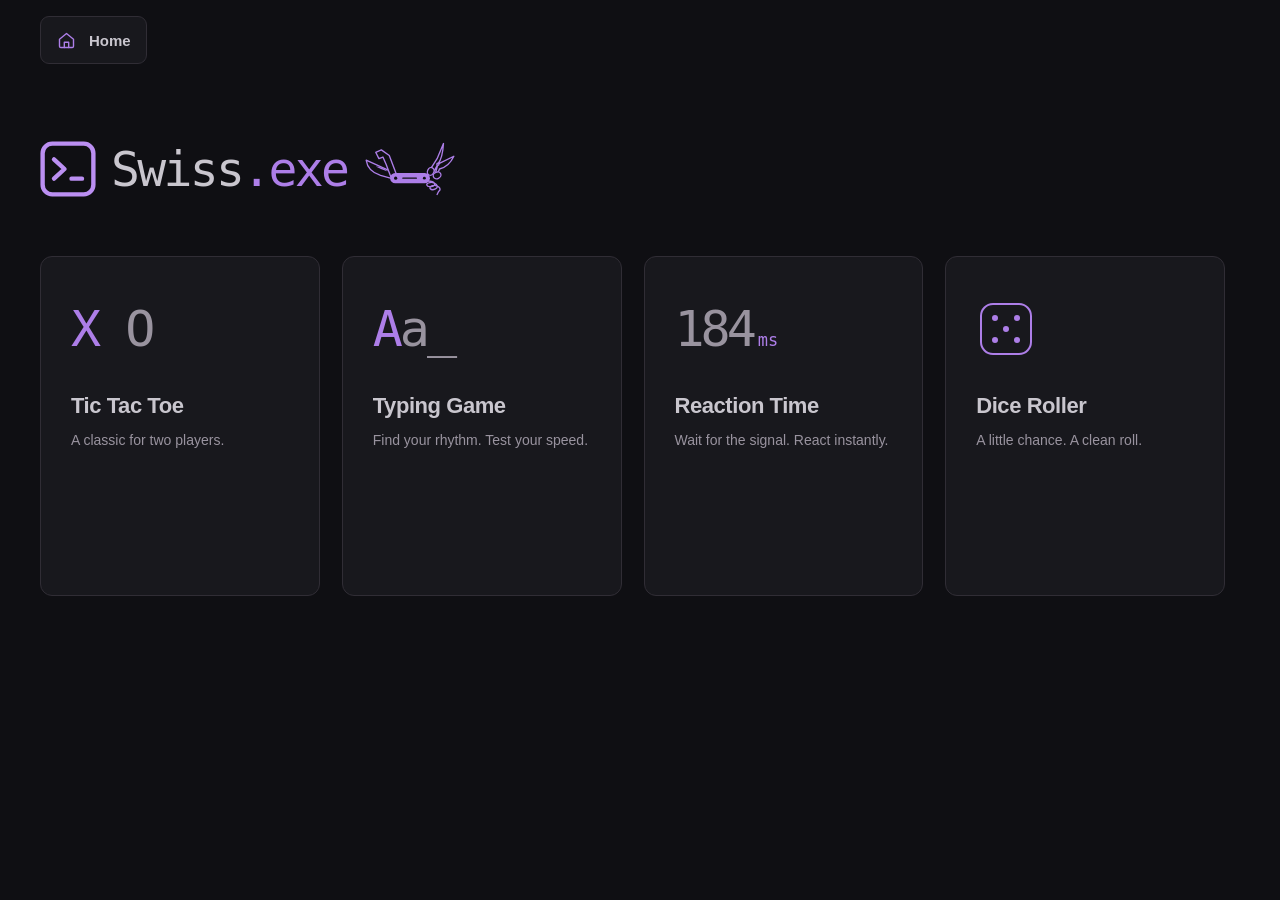
<file: index.html>
<!DOCTYPE html>
<html lang="en">
<head>
  <meta charset="UTF-8">
  <meta name="viewport" content="width=device-width, initial-scale=1.0">
  <title>Swiss.exe</title>
  <link rel="icon" href="assets/swiss-mark.svg?v=3" type="image/svg+xml">
  <link rel="stylesheet" href="dashboard.css?v=20261001-5">
  <link rel="stylesheet" href="theme.css?v=20261001-2">
  <script src="shell.js?v=20261001-3" defer></script>
</head>
<body class="dashboard-page">
  <nav class="site-nav shell-nav" aria-label="Main navigation">
    <button class="hub-link" id="shell-home" type="button" aria-current="page">
      <svg class="home-icon" viewBox="0 0 24 24" aria-hidden="true">
        <path d="M4 10.5 12 4l8 6.5v8a1.5 1.5 0 0 1-1.5 1.5h-13A1.5 1.5 0 0 1 4 18.5v-8Z"></path>
        <path d="M9.5 20v-6h5v6"></path>
      </svg>
      Home
    </button>
  </nav>
  <div class="app-view is-active" id="dashboard-view">
    <main class="dashboard">
      <header class="brand-lockup">
        <img class="brand-mark" src="assets/swiss-mark.svg" alt="">
        <h1>Swiss<span>.exe</span></h1>
        <svg class="brand-knife" viewBox="0 0 128 82" aria-hidden="true">
          <g class="knife-blade knife-fold">
            <path d="M47 47 9 30Q11 44 27 49L45 54Z"/>
            <path class="knife-engraving" d="M21 38Q29 38 36 44Q28 42 21 38Z"/>
          </g>
          <g class="knife-opener knife-fold">
            <path d="m47 48-9-24-10-7-7 3 4 8 5-2 4 9 6 16Z"/>
          </g>
          <g class="knife-corkscrew knife-fold">
            <path d="m80 50 7 6c8 0 11 6 4 7s-8-4-2-5 13 5 7 8-10-2-4-4 13 4 8 7l-2 4"/>
          </g>
          <g class="knife-scissors knife-fold">
            <path d="m82 52 8-9m1-4 7-11 8-19q-1 18-7 26l-5 9m2 2 3-11 20-10q-6 13-18 16l-2 5"/>
            <ellipse cx="90" cy="44" rx="4" ry="5" transform="rotate(25 90 44)"/>
            <ellipse cx="98" cy="49" rx="5" ry="4" transform="rotate(-25 98 49)"/>
            <circle cx="99" cy="35" r="1.3"/>
          </g>
          <rect class="knife-handle" x="39" y="46" width="50" height="13" rx="6.5"/>
          <circle class="knife-pivot" cx="46" cy="52.5" r="2"/>
          <path class="knife-detail" d="M55 52.5h17"/>
          <circle class="knife-pivot" cx="82" cy="52.5" r="1.8"/>
        </svg>
      </header>
      <section aria-label="Projects">
        <div class="project-grid">
          <button class="project-card" type="button" data-project="tic-tac-toe">
            <div class="project-symbol" aria-hidden="true">X <span>O</span></div>
            <h3>Tic Tac Toe</h3>
            <p>A classic for two players.</p>
          </button>
          <button class="project-card" type="button" data-project="typing">
            <span class="project-symbol typing-symbol" aria-hidden="true"><span class="accent-letter">A</span>a<span>_</span></span>
            <span class="project-title">Typing Game</span>
            <span class="project-description">Find your rhythm. Test your speed.</span>
          </button>
          <button class="project-card" type="button" data-project="reaction">
            <span class="project-symbol reaction-symbol" aria-hidden="true"><span>184</span><small>ms</small></span>
            <span class="project-title">Reaction Time</span>
            <span class="project-description">Wait for the signal. React instantly.</span>
          </button>
          <button class="project-card" type="button" data-project="dice">
            <svg class="project-symbol dice-symbol" viewBox="0 0 60 60" aria-hidden="true"><rect x="5" y="5" width="50" height="50" rx="12"/><circle cx="19" cy="19" r="3"/><circle cx="41" cy="19" r="3"/><circle cx="30" cy="30" r="3"/><circle cx="19" cy="41" r="3"/><circle cx="41" cy="41" r="3"/></svg>
            <span class="project-title">Dice Roller</span>
            <span class="project-description">A little chance. A clean roll.</span>
          </button>
        </div>
      </section>
    </main>
  </div>
  <section class="project-frame-view app-view" id="project-view" aria-label="Current project" hidden>
    <iframe class="project-frame" id="project-frame" title="Project"></iframe>
  </section>
</body>
</html>
</file>
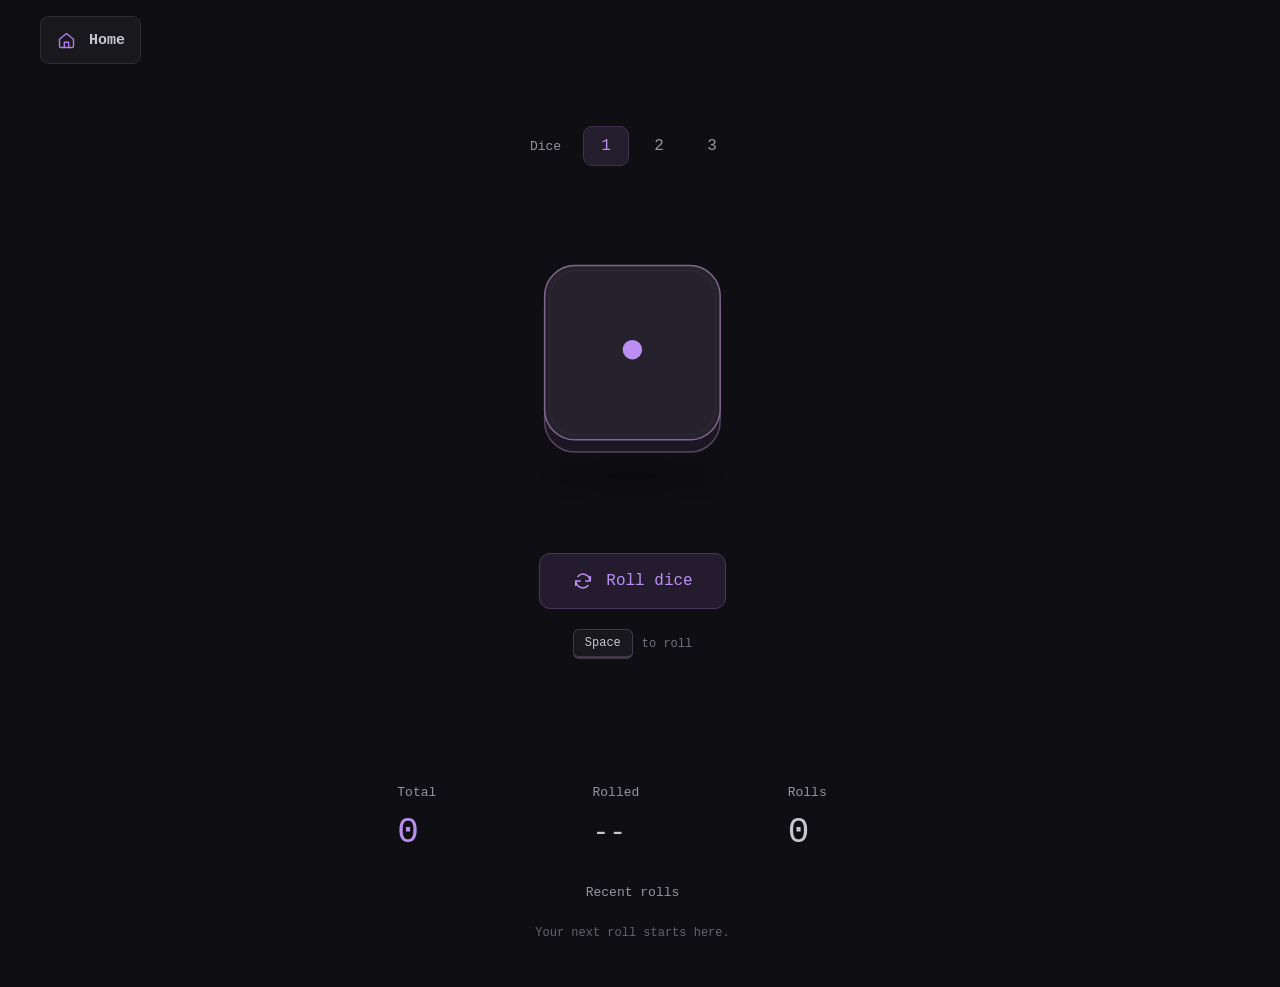
<file: projects/dice/index.html>
<!DOCTYPE html>
<html lang="en">
<head>
  <meta charset="UTF-8">
  <meta name="viewport" content="width=device-width, initial-scale=1.0">
  <title>Swiss.exe</title>
  <link rel="icon" href="../../assets/swiss-mark.svg?v=3" type="image/svg+xml">
  <link rel="stylesheet" href="../../dashboard.css?v=20261001-4">
  <link rel="stylesheet" href="../../theme.css?v=20261001-2">
  <link rel="stylesheet" href="dice.css?v=2">
  <script src="../../project-host.js" defer></script>
  <script src="dice.js?v=2" defer></script>
</head>
<body class="project-page dice-page">
  <nav class="site-nav" aria-label="Main navigation">
    <button class="hub-link" type="button" data-project-home>
      <svg class="home-icon" viewBox="0 0 24 24" aria-hidden="true"><path d="M4 10.5 12 4l8 6.5v8a1.5 1.5 0 0 1-1.5 1.5h-13A1.5 1.5 0 0 1 4 18.5v-8Z"/><path d="M9.5 20v-6h5v6"/></svg>Home
    </button>
  </nav>
  <main class="dice-main">
    <header class="dice-controls">
      <span class="dice-label">Dice</span>
      <div class="dice-count" role="group" aria-label="Number of dice">
        <button type="button" data-count="1" aria-pressed="true">1</button>
        <button type="button" data-count="2" aria-pressed="false">2</button>
        <button type="button" data-count="3" aria-pressed="false">3</button>
      </div>
    </header>
    <section class="dice-table" aria-label="Dice tray">
      <div class="dice-row" id="dice-row"></div>
    </section>
    <div class="roll-controls">
      <button class="roll-button" id="roll" type="button"><svg viewBox="0 0 24 24" aria-hidden="true"><path d="M20 7v5h-5M4 17v-5h5M19.5 11a7.5 7.5 0 0 0-13-4M4.5 13a7.5 7.5 0 0 0 13 4"/></svg><span>Roll dice</span></button>
      <span class="roll-hint"><kbd>Space</kbd> to roll</span>
    </div>
    <div class="dice-results">
    <section class="dice-stats" aria-label="Roll statistics" aria-live="polite">
      <div><span>Total</span><strong id="roll-total">0</strong></div>
      <div><span>Rolled</span><strong id="roll-values">--</strong></div>
      <div><span>Rolls</span><strong id="roll-count">0</strong></div>
    </section>
    <section class="dice-history" aria-label="Recent rolls">
      <span class="dice-label">Recent rolls</span>
      <ol id="roll-history"><li class="history-empty">Your next roll starts here.</li></ol>
    </section>
    </div>
  </main>
</body>
</html>
</file>
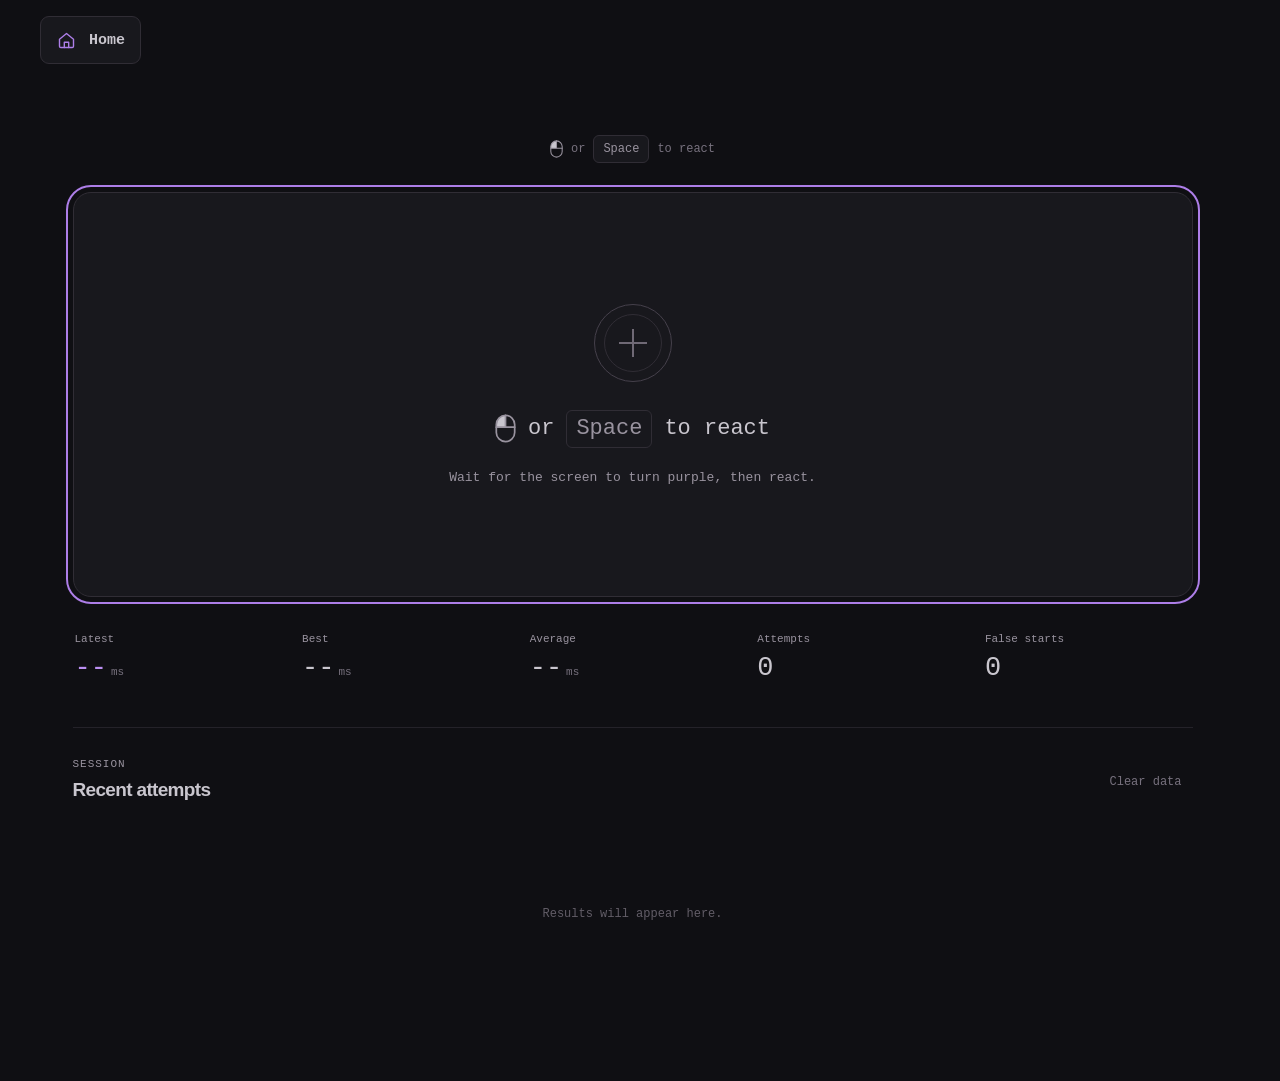
<file: projects/reaction/index.html>
<!DOCTYPE html>
<html lang="en">
<head>
  <meta charset="UTF-8">
  <meta name="viewport" content="width=device-width, initial-scale=1.0">
  <title>Swiss.exe</title>
  <link rel="icon" href="../../assets/swiss-mark.svg?v=3" type="image/svg+xml">
  <link rel="stylesheet" href="../../dashboard.css?v=20261001-4">
  <link rel="stylesheet" href="../../theme.css?v=20261001-2">
  <link rel="stylesheet" href="reaction.css?v=20261001-4">
  <script src="../../project-host.js?v=20261001-1" defer></script>
  <script src="reaction.js?v=20261001-5" defer></script>
</head>
<body class="project-page reaction-page">
  <nav class="site-nav" aria-label="Main navigation">
    <button class="hub-link" type="button" data-project-home>
      <svg class="home-icon" viewBox="0 0 24 24" aria-hidden="true">
        <path d="M4 10.5 12 4l8 6.5v8a1.5 1.5 0 0 1-1.5 1.5h-13A1.5 1.5 0 0 1 4 18.5v-8Z"></path>
        <path d="M9.5 20v-6h5v6"></path>
      </svg>
      Home
    </button>
  </nav>

  <main class="reaction-main">
    <section class="reaction-test" aria-label="Reaction test">
      <header class="reaction-heading">
        <span class="keyboard-hint" id="reaction-input-hint">
          <span class="mouse-hint" role="img" aria-label="Left click">
            <svg viewBox="0 0 16 22" aria-hidden="true"><path class="mouse-left-button" d="M8 1a7 7 0 0 0-7 7v2h7Z"></path><rect x="1" y="1" width="14" height="20" rx="7"></rect><path d="M8 1v9M1 10h14"></path></svg>
          </span>
          <span>or</span>
          <kbd>Space</kbd>
          <span>to react</span>
        </span>
      </header>

      <div class="reaction-stage" id="reaction-stage" role="button" tabindex="0" aria-describedby="reaction-instruction">
        <div class="signal-mark" aria-hidden="true"><span></span></div>
        <strong class="reaction-prompt" id="reaction-prompt"></strong>
        <p id="reaction-instruction">Wait for the screen to turn purple, then react.</p>
      </div>

      <section class="reaction-stats" aria-label="Reaction statistics">
        <div class="reaction-metric is-primary"><span>Latest</span><strong id="latest-result">--</strong><small>ms</small></div>
        <div class="reaction-metric"><span>Best</span><strong id="best-result">--</strong><small>ms</small></div>
        <div class="reaction-metric"><span>Average</span><strong id="average-result">--</strong><small>ms</small></div>
        <div class="reaction-metric"><span>Attempts</span><strong id="attempt-count">0</strong></div>
        <div class="reaction-metric"><span>False starts</span><strong id="false-start-count">0</strong></div>
      </section>

      <section class="history-panel" aria-labelledby="history-title">
        <div class="history-heading">
          <div><span class="section-label">Session</span><h2 id="history-title">Recent attempts</h2></div>
          <button class="clear-results" id="clear-results" type="button">Clear data</button>
        </div>
        <div class="reaction-history" id="reaction-history" aria-label="No recorded attempts yet">
          <p class="empty-history">Results will appear here.</p>
        </div>
      </section>
    </section>
  </main>
</body>
</html>
</file>
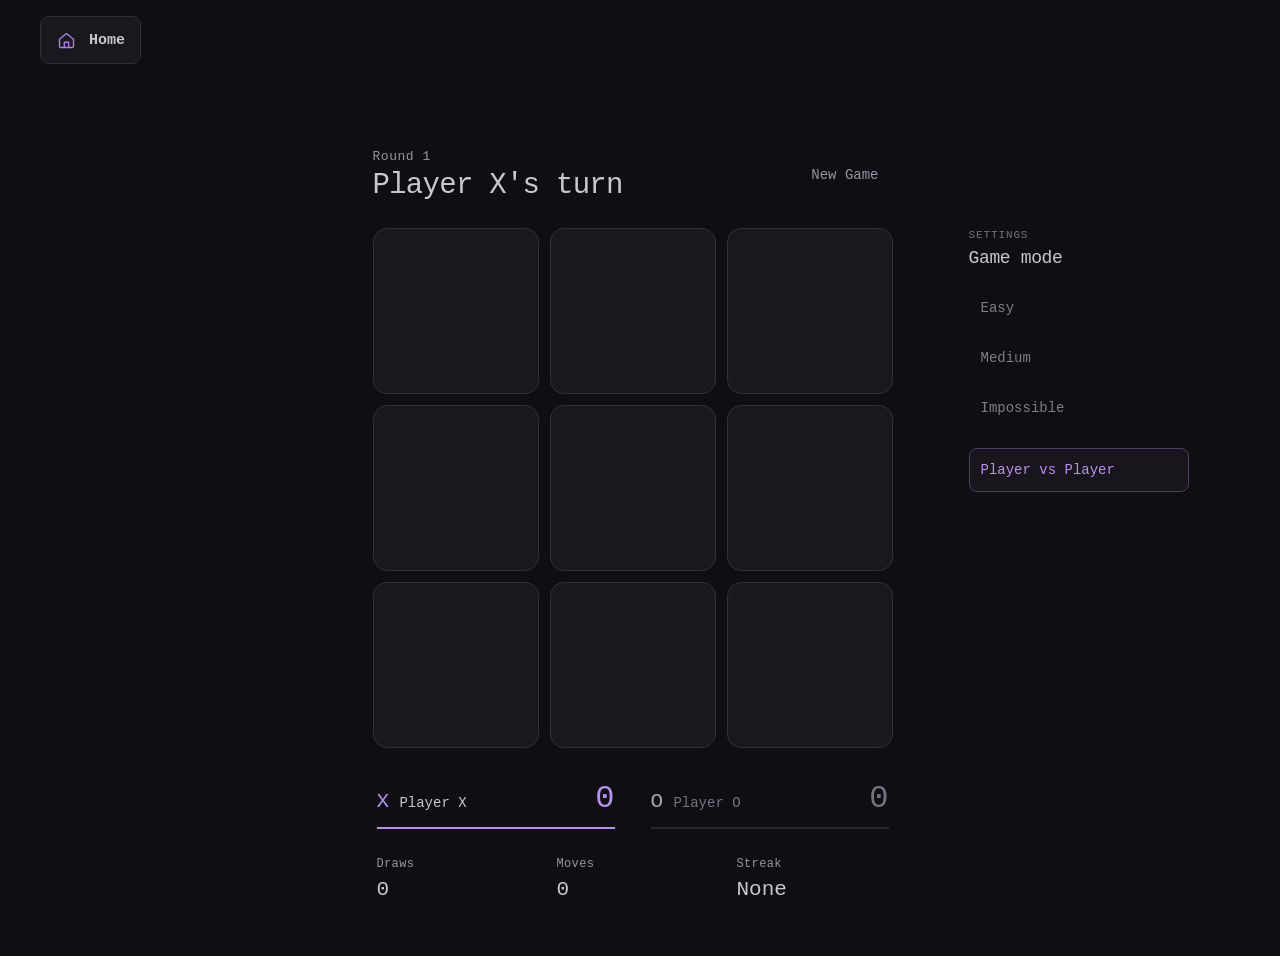
<file: projects/tic-tac-toe/index.html>
<!DOCTYPE html>
<html lang="en">
<head>
  <meta charset="UTF-8">
  <meta name="viewport" content="width=device-width, initial-scale=1.0">
  <title>Swiss.exe</title>
  <link rel="icon" href="../../assets/swiss-mark.svg?v=3" type="image/svg+xml">
  <link rel="stylesheet" href="styles.css?v=20260926-6">
  <link rel="stylesheet" href="../../dashboard.css?v=20261001-4">
  <link rel="stylesheet" href="../../theme.css?v=20261001-2">
  <script src="../../project-host.js?v=20260926-2" defer></script>
</head>
<body class="project-page ttt-page">
  <nav class="site-nav" aria-label="Main navigation">
    <button class="hub-link" type="button" data-project-home>
      <svg class="home-icon" viewBox="0 0 24 24" aria-hidden="true">
        <path d="M4 10.5 12 4l8 6.5v8a1.5 1.5 0 0 1-1.5 1.5h-13A1.5 1.5 0 0 1 4 18.5v-8Z"></path>
        <path d="M9.5 20v-6h5v6"></path>
      </svg>
      Home
    </button>
  </nav>
  <main class="shell">
    <div class="game-layout">
      <section class="game">
        <header class="game-toolbar">
          <div class="match-copy">
            <span class="round" id="round-label">Round 1</span>
            <p class="status" id="status">Player X's turn</p>
          </div>
          <button class="reset" id="reset" type="button">New Game</button>
        </header>

        <section class="board" id="board" aria-label="Tic Tac Toe board">
          <svg class="win-line" id="win-line" viewBox="0 0 100 100" aria-hidden="true" preserveAspectRatio="none">
            <line id="win-line-path" pathLength="100"></line>
          </svg>
        </section>

        <section class="scoreboard" aria-label="Player markers">
          <div class="score-card is-active" id="card-x">
            <span class="score-mark">X</span>
            <span class="score-label" id="label-x">Player X</span>
            <span class="score-value" id="score-x">0</span>
          </div>
          <div class="score-card" id="card-o">
            <span class="score-mark">O</span>
            <span class="score-label" id="label-o">Player O</span>
            <span class="score-value" id="score-o">0</span>
          </div>
        </section>

        <section class="insights" aria-label="Game insights">
          <div class="insight-card">
            <span class="insight-label">Draws</span>
            <span class="insight-value" id="score-draw">0</span>
          </div>
          <div class="insight-card">
            <span class="insight-label">Moves</span>
            <span class="insight-value" id="move-count">0</span>
          </div>
          <div class="insight-card">
            <span class="insight-label">Streak</span>
            <span class="insight-value" id="streak-label">None</span>
          </div>
        </section>
      </section>

      <aside class="settings" aria-labelledby="mode-title">
        <span class="settings-label">Settings</span>
        <h2 id="mode-title">Game mode</h2>
        <div class="mode-options" role="radiogroup" aria-label="Game mode">
          <button class="mode-option" type="button" role="radio" aria-checked="false" data-mode="easy">Easy</button>
          <button class="mode-option" type="button" role="radio" aria-checked="false" data-mode="medium">Medium</button>
          <button class="mode-option" type="button" role="radio" aria-checked="false" data-mode="impossible">Impossible</button>
          <button class="mode-option is-selected is-versus" type="button" role="radio" aria-checked="true" data-mode="pvp">Player vs Player</button>
        </div>
      </aside>
    </div>
  </main>
  <script src="script.js?v=20260926-4"></script>
</body>
</html>
</file>
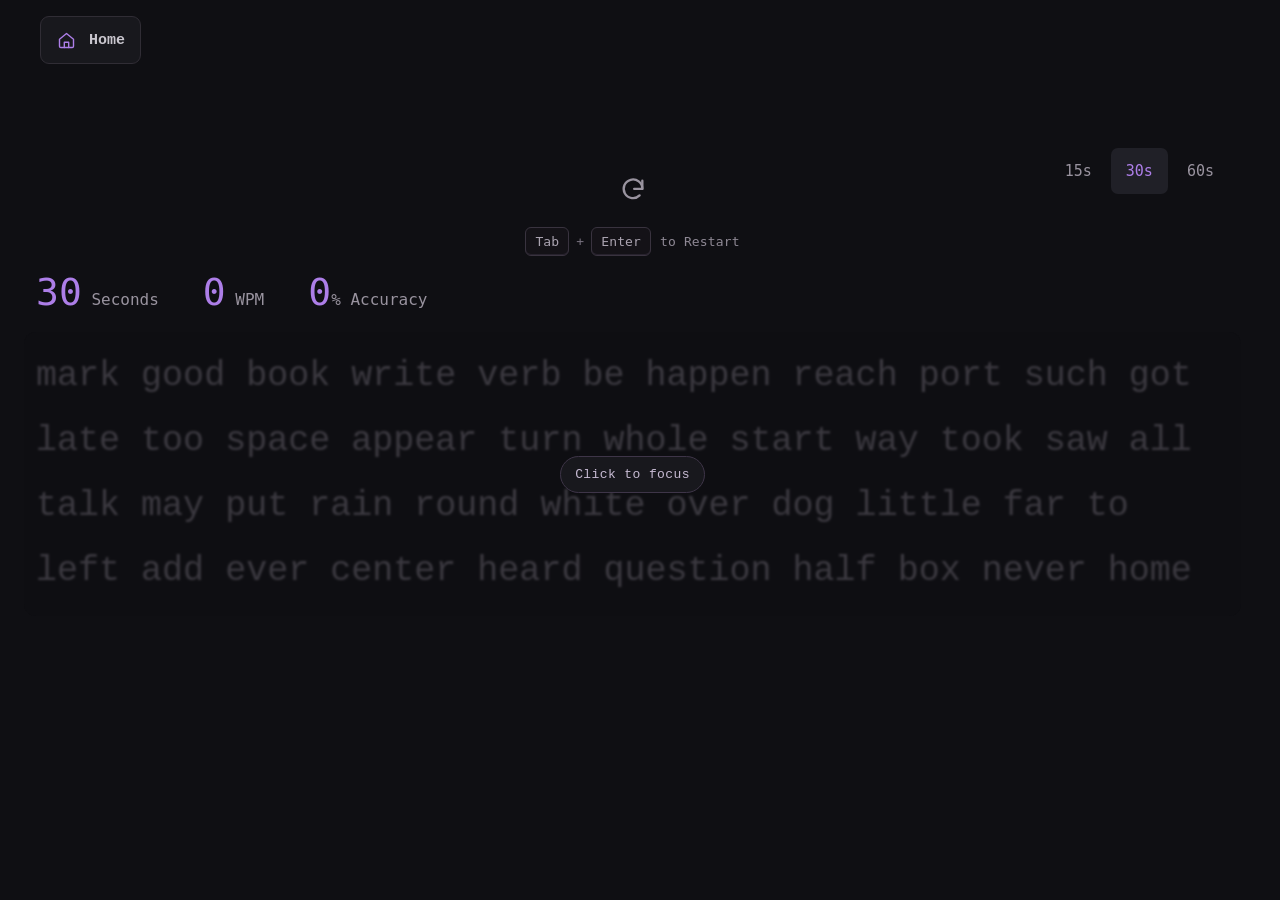
<file: projects/typing/index.html>
<!DOCTYPE html>
<html lang="en">
<head>
  <meta charset="UTF-8">
  <meta name="viewport" content="width=device-width, initial-scale=1.0">
  <title>Swiss.exe</title>
  <link rel="icon" href="../../assets/swiss-mark.svg?v=3" type="image/svg+xml">
  <link rel="stylesheet" href="../../dashboard.css?v=20261001-4">
  <link rel="stylesheet" href="../../theme.css?v=20261001-2">
  <link rel="stylesheet" href="typing.css?v=20260926-11">
  <script src="../../project-host.js?v=20260926-2" defer></script>
  <script src="typing.js?v=20260926-7" defer></script>
</head>
<body class="project-page">
  <nav class="site-nav" aria-label="Main navigation">
    <button class="hub-link" type="button" data-project-home>
      <svg class="home-icon" viewBox="0 0 24 24" aria-hidden="true">
        <path d="M4 10.5 12 4l8 6.5v8a1.5 1.5 0 0 1-1.5 1.5h-13A1.5 1.5 0 0 1 4 18.5v-8Z"></path>
        <path d="M9.5 20v-6h5v6"></path>
      </svg>
      Home
    </button>
  </nav>
  <main class="typing-main">
    <div class="typing-toolbar">
      <div class="durations" role="group" aria-label="Test duration">
        <button type="button" data-seconds="15" tabindex="-1" aria-pressed="false">15s</button>
        <button type="button" data-seconds="30" tabindex="-1" aria-pressed="true">30s</button>
        <button type="button" data-seconds="60" tabindex="-1" aria-pressed="false">60s</button>
      </div>
    </div>
    <div class="restart-guide">
      <button class="restart-icon" id="restart" type="button" aria-label="Restart typing test" aria-keyshortcuts="Tab Enter">
        <svg viewBox="0 0 24 24" aria-hidden="true"><path d="M20 11a8 8 0 1 0-2.35 5.65"></path><path d="M20 4v7h-7"></path></svg>
      </button>
      <div class="restart-hint" aria-hidden="true"><kbd>Tab</kbd><span>+</span><kbd>Enter</kbd><span>to Restart</span></div>
    </div>
    <div class="typing-stats" aria-label="Test statistics">
      <span><strong id="time">30</strong> Seconds</span>
      <span><strong id="wpm">0</strong> WPM</span>
      <span><strong id="accuracy">0</strong>% Accuracy</span>
    </div>
    <div class="typing-stage" id="typing-stage">
      <div class="word-window" id="word-window">
        <div id="words" aria-label="Text to type"></div>
        <span class="typing-caret" id="typing-caret" aria-hidden="true"></span>
      </div>
      <div class="focus-reminder" id="focus-reminder" aria-hidden="true"><span>Click to focus</span></div>
    </div>
    <input class="typing-capture" id="typing-input" type="text" tabindex="-1" autocomplete="off" autocorrect="off" autocapitalize="off" spellcheck="false" aria-label="Typing test input" aria-describedby="typing-status">
    <p class="sr-only" id="typing-status" role="status">Click the typing area to begin.</p>
    <section class="results" id="results" aria-label="Typing test results" hidden>
      <div class="result-score">
        <span>WPM</span><strong id="result-wpm">0</strong>
        <span>Accuracy</span><strong id="result-accuracy">0%</strong>
      </div>
      <div class="chart-panel">
        <svg id="result-chart" viewBox="0 0 900 260" role="img" aria-label="Typing speed over time"></svg>
        <div class="chart-legend"><span class="wpm-key">WPM</span><span class="raw-key">Raw</span><span class="error-key">Errors</span></div>
      </div>
      <div class="result-details">
        <span>Raw<strong id="result-raw">0</strong></span>
        <span>Characters<strong id="result-characters">0 / 0</strong></span>
        <span>Consistency<strong id="result-consistency">100%</strong></span>
        <span>Time<strong id="result-time">30s</strong></span>
      </div>
    </section>
  </main>
</body>
</html>
</file>
<file: dashboard.css>
:root {
  /* Fallback palette; theme.css supplies the active shared colors. */
  --hub-text: #eeeaf4;
  --hub-muted: #a49aaf;
  --hub-accent: #c4a7f2;
  --hub-line: #342c40;
  --hub-bg: #17131d;
}

.dashboard-page,
.project-page {
  color-scheme: dark;
  margin: 0;
  min-height: 100vh;
  color: var(--hub-text);
  font-family: "Segoe UI Variable Display", "Segoe UI", sans-serif;
  background: var(--hub-bg);
}

.dashboard-page * { box-sizing: border-box; }
.site-nav {
  min-height: 80px;
  padding: 16px 40px;
  display: flex;
  align-items: center;
  justify-content: space-between;
  gap: 20px;
  border-bottom: 0;
  font-size: 15px;
}
.hub-link { display: inline-flex; align-items: center; gap: 12px; min-height: 48px; padding: 0 15px; border: 1px solid var(--hub-line); border-radius: 9px; color: var(--hub-text); background: var(--hub-surface, #201a28); text-decoration: none; font: inherit; font-weight: 600; cursor: var(--ui-cursor, pointer); transition: color 160ms ease, background-color 160ms ease, border-color 160ms ease; }
.hub-link:hover { color: var(--hub-text); background: var(--hub-hover, #272030); border-color: var(--hub-accent); }
.hub-link > span { color: var(--hub-accent); }
.home-icon { width: 21px; height: 21px; fill: none; stroke: var(--hub-accent); stroke-width: 1.6; stroke-linecap: round; stroke-linejoin: round; }
.nav-location { color: var(--hub-muted); }
.dashboard-page .site-nav { border-bottom: 0; }
.dashboard { width: min(100% - 80px, 1360px); margin: 0 auto; padding: 48px 0 40px; }
.brand-lockup { display: flex; align-items: center; gap: 15px; margin: 8px 0 54px; }
.brand-mark { width: 56px; height: 56px; }
.brand-lockup h1 { margin: 0; font: 500 clamp(34px, 5vw, 48px)/1 Consolas, monospace; letter-spacing: -.055em; }
.brand-lockup h1 span { color: var(--hub-accent); }
.brand-knife { flex-shrink: 0; width: 102px; height: 66px; margin-left: -3px; overflow: visible; }
/* Each tool unfolds around its own hinge; duration controls the opening pace. */
.knife-fold { fill: var(--hub-bg); stroke: var(--hub-accent); stroke-width: 1.7; stroke-linecap: round; stroke-linejoin: round; animation: knife-unfold 1250ms cubic-bezier(.22,.7,.25,1) both; }
.knife-blade { transform-origin: 46px 52px; --closed-angle: 155deg; }
.knife-opener { transform-origin: 46px 52px; --closed-angle: 115deg; animation-duration: 1450ms; }
.knife-scissors { transform-origin: 82px 52px; --closed-angle: -140deg; animation-duration: 1500ms; }
.knife-corkscrew { fill: none; transform-origin: 82px 52px; --closed-angle: 145deg; animation-duration: 1650ms; }
.knife-engraving { fill: var(--hub-accent); stroke: none; }
@keyframes knife-unfold { from { transform: rotate(var(--closed-angle)); } to { transform: rotate(0deg); } }
.knife-handle { fill: var(--hub-accent); }
.knife-pivot { fill: var(--hub-bg); }
.knife-detail { stroke: var(--hub-bg); stroke-width: 1.5; stroke-linecap: round; }
.dashboard-header { margin-bottom: 48px; }
.hub-eyebrow { color: var(--hub-accent); font-size: 11px; letter-spacing: .14em; text-transform: uppercase; }
.dashboard-header h1 { margin: 16px 0 12px; font-size: clamp(30px, 5vw, 44px); line-height: 1.15; letter-spacing: -.04em; font-weight: 600; }
.dashboard-header h1 span { color: var(--hub-accent); }
.hub-description { color: var(--hub-muted); font-size: 15px; line-height: 1.6; }
.section-heading { display: flex; justify-content: space-between; align-items: center; gap: 16px; margin-bottom: 16px; }
.section-heading h2 { margin: 0; font-size: 14px; font-weight: 600; }
.section-heading > span { color: var(--hub-muted); font-size: 11px; }
/* Change the column count here when the dashboard needs a denser layout. */
.project-grid { display: grid; grid-template-columns: repeat(4, minmax(0, 1fr)); gap: 22px; }
.project-card {
  display: flex;
  flex-direction: column;
  min-width: 0;
  min-height: 340px;
  padding: 30px;
  border: 1px solid var(--hub-line);
  border-radius: 12px;
  background: #201a28;
  color: var(--hub-text);
  text-align: left;
  text-decoration: none;
  font: inherit;
}
.project-card { cursor: var(--ui-cursor, pointer); transition: border-color 140ms ease, background-color 140ms ease; }
.project-card:hover { border-color: #8d70b3; background: #272030; }
.project-card:focus-visible, .hub-link:focus-visible { outline: 2px solid var(--hub-accent); outline-offset: 4px; }
.project-meta { display: flex; flex-wrap: wrap; align-items: center; justify-content: space-between; gap: 8px; color: var(--hub-muted); font-size: 10px; }
.project-badge { color: var(--hub-muted); }
a .project-badge { color: var(--hub-accent); }
.project-symbol { display: block; margin: 12px 0 34px; font: 500 50px/1.2 Consolas, monospace; letter-spacing: -.06em; color: var(--hub-accent); }
.project-symbol span { color: #aa8ccc; }
.project-card h3, .project-title { display: block; margin: 0 0 10px; font-size: 22px; font-weight: 600; letter-spacing: -.02em; }
.project-card p, .project-description { display: block; margin: 0; color: var(--hub-muted); font-size: 14px; line-height: 1.6; }
.project-action { display: flex; justify-content: space-between; gap: 16px; margin-top: auto; padding-top: 12px; border-top: 1px solid var(--hub-line); font-size: 12px; }
.upcoming-project { opacity: 1; cursor: not-allowed; background: #1b1722; }
.typing-symbol { color: var(--hub-muted); }
.typing-symbol .accent-letter { color: var(--hub-accent); }
.reaction-symbol { display: flex; align-items: baseline; gap: 5px; letter-spacing: -.08em; }
.reaction-symbol small { color: var(--hub-accent); font-size: 17px; letter-spacing: 0; }
.dice-symbol { width: 60px; height: 60px; fill: var(--hub-accent); }
.dice-symbol rect { fill: none; stroke: var(--hub-accent); stroke-width: 2; }
.dashboard-footer { margin-top: 36px; color: var(--hub-muted); font-size: 11px; }

/* Keep 220ms aligned with VIEW_TRANSITION_MS in shell.js. */
.app-view { opacity: 1; transform: translateY(0); transition: opacity 220ms ease, transform 220ms ease; }
.app-view.is-entering { opacity: 0; transform: translateY(16px); }
.app-view.is-leaving { opacity: 0; transform: translateY(-16px); pointer-events: none; }
.app-view[hidden] { display: none; }
.shell-nav { position: fixed; inset: 0 0 auto; z-index: 30; pointer-events: none; }
.shell-nav .hub-link { pointer-events: auto; }
#dashboard-view { padding-top: 80px; }
.project-frame-view { position: fixed; inset: 0; z-index: 20; background: var(--hub-bg); }
.project-frame { display: block; width: 100%; height: 100%; border: 0; background: var(--hub-bg); }
body.project-open { overflow: hidden; }
.project-page.is-embedded .site-nav { visibility: hidden; }

.project-page .shell { min-height: calc(100vh - 80px); }
.project-page .game { --accent: var(--hub-accent); --accent-strong: #ad86e0; }

@media (max-width: 600px) {
  .site-nav { min-height: 68px; padding: 10px 20px; }
  #dashboard-view { padding-top: 68px; }
  .dashboard { width: calc(100% - 40px); padding-top: 28px; }
  .brand-lockup { margin-bottom: 36px; gap: 10px; }
  .brand-lockup h1 { font-size: clamp(26px, 7vw, 34px); }
  .brand-knife { width: 60px; height: 44px; }
  .brand-mark { width: 48px; height: 48px; }
  .project-grid { grid-template-columns: repeat(2, minmax(0, 1fr)); gap: 12px; }
  .project-card { min-height: 260px; padding: 20px; }
  .project-symbol { margin-bottom: 24px; font-size: 40px; }
}
@media (max-width: 420px) {
  .project-grid { grid-template-columns: 1fr; }
}
@media (prefers-reduced-motion: reduce) {
  .project-card, .app-view { transition: none; }
  .knife-fold { animation: none; }
}
</file>
<file: theme.css>
:root {
  color-scheme: dark;
  /* Global UI palette: adjust these values to retheme every project. */
  --hub-bg: #0f0f13;
  --hub-surface: #18181d;
  --hub-hover: #202027;
  --hub-text: #c9c6ce;
  --hub-muted: #99939f;
  --hub-accent: #ad7ee8;
  --hub-accent-strong: #bb8ff2;
  --hub-line: #302d35;
  --bg: var(--hub-bg);
  --panel: var(--hub-surface);
  --cell: var(--hub-surface);
  --cell-hover: var(--hub-hover);
  --border: var(--hub-line);
  --border-strong: #38323f;
  --text: var(--hub-text);
  --muted: var(--hub-muted);
  --accent: var(--hub-accent);
  --accent-strong: var(--hub-accent-strong);
  --accent-warm: #ada8b4;
  --ui-cursor: url("data:image/svg+xml,%3Csvg xmlns='http://www.w3.org/2000/svg' width='24' height='26' viewBox='0 0 24 26'%3E%3Cpath d='M4 3.8Q4 2.8 5 3.5L19 14Q20 15 18.7 15.2L12.8 16.1L9 21.4Q8.2 22.5 7.8 21.2Z' fill='%2318181d' stroke='%23ad7ee8' stroke-width='1.3' stroke-linejoin='round'/%3E%3C/svg%3E") 4 3, auto;
  --ui-text-cursor: url("data:image/svg+xml,%3Csvg xmlns='http://www.w3.org/2000/svg' width='26' height='30' viewBox='0 0 26 30'%3E%3Cpath d='M8 4h10M13 4v22M8 26h10' fill='none' stroke='%2318181d' stroke-width='4' stroke-linecap='round'/%3E%3Cpath d='M8 4h10M13 4v22M8 26h10' fill='none' stroke='%23ad7ee8' stroke-width='1.8' stroke-linecap='round'/%3E%3C/svg%3E") 13 15, text;
}
*, *::before, *::after { box-sizing: border-box; -webkit-user-select: none; user-select: none; -webkit-tap-highlight-color: transparent; }
::selection { background: transparent; }
img, svg { -webkit-user-drag: none; }
html { overflow-y: auto; scrollbar-gutter: stable; }
html, body, a, button, .typing-stage { cursor: var(--ui-cursor); }
body.dashboard-page, body.project-page { background: var(--hub-bg); color: var(--hub-text); }
.project-page { font-family: Consolas, "Courier New", monospace; }
.project-card, .upcoming-project { background: var(--hub-surface); }
a.project-card:hover { background: var(--hub-hover); border-color: var(--hub-accent); }
.project-symbol span { color: var(--hub-muted); }
.project-page .game { --accent: var(--hub-accent); --accent-strong: var(--hub-accent-strong); backdrop-filter: none; }
.project-page .cell { background: var(--cell); }
.project-page .cell:hover:not(:disabled) { background: var(--cell-hover); border-color: var(--accent); }
.project-page .score-card.is-active { color: var(--hub-text); }
.project-page .cell.last-move:not(.win) { box-shadow: inset 0 0 0 1px #51445f; animation: none; }
.project-page .cell.win { background: #27202f; border-color: var(--accent); box-shadow: inset 0 0 0 1px #51445f; }
button, a { -webkit-tap-highlight-color: transparent; }
:focus-visible { outline: 2px solid var(--hub-accent); outline-offset: 4px; }

@media (max-width: 600px) {
  html { scrollbar-gutter: auto; }
}
</file>
<file: projects/dice/dice.css>
.dice-main { width: min(100% - 64px, 1240px); margin: 46px auto 36px; display: flex; flex-direction: column; min-height: calc(100svh - 162px); }
.dice-controls { display: flex; align-items: center; justify-content: center; gap: 22px; }
.dice-label { color: var(--hub-muted); font-size: 13px; }
.dice-count { display: flex; gap: 7px; }
.dice-count button { width: 46px; height: 40px; border: 1px solid transparent; border-radius: 9px; background: transparent; color: var(--hub-muted); font: 16px Consolas, monospace; transition: background 160ms ease, color 160ms ease; }
.dice-count button:hover { background: var(--hub-hover); color: var(--hub-text); }
.dice-count button[aria-pressed="true"] { color: var(--hub-accent-strong); background: #241d2e; border-color: #40324f; }
/* One size scales the complete die; its vector silhouette stays sealed during motion. */
.dice-table { --die-size: clamp(150px, 16vw, 206px); position: relative; min-height: clamp(300px, 43vh, 460px); display: grid; place-items: center; }
.dice-row { display: flex; justify-content: center; gap: clamp(28px, 5vw, 80px); width: 100%; }
.die-space { position: relative; width: var(--die-size); height: var(--die-size); flex-shrink: 0; }
.die { display: block; width: 100%; height: 100%; overflow: visible; position: relative; z-index: 1; }
.die-edge { fill: #1b1722; stroke: #53445f; stroke-width: 1.2; }
.die-surface { fill: #25212d; stroke: #7f688f; stroke-width: 1.2; }
.die-rim { fill: none; stroke: #ffffff08; stroke-width: 1; }
.die-pips { fill: var(--hub-accent-strong); }
.die-shadow { position: absolute; left: 12%; right: 12%; height: 16px; bottom: -22px; background: #0005; border-radius: 50%; filter: blur(9px); }
.roll-controls { display: grid; justify-items: center; gap: 20px; }
.roll-button { display: flex; align-items: center; gap: 12px; border: 1px solid #4a375e; border-radius: 11px; padding: 16px 32px; color: var(--hub-accent-strong); background: #241c2e; font: 16px Consolas, monospace; transition: background 180ms ease, border-color 180ms ease; }
.roll-button:hover { background: #30243d; border-color: var(--hub-accent); }
.roll-button svg { width: 22px; height: 22px; fill: none; stroke: currentColor; stroke-width: 1.6; stroke-linecap: round; stroke-linejoin: round; }
.roll-hint { display: flex; align-items: center; gap: 9px; color: #77717e; font-size: 12px; }
.roll-hint kbd { display: inline-block; padding: 6px 11px; border: 1px solid #403847; border-bottom-width: 3px; border-radius: 6px; background: var(--hub-surface); font: inherit; color: var(--hub-text); }
/* Flexible space anchors results near the bottom of tall screens. */
.dice-results { margin-top: auto; padding-top: clamp(90px, 14vh, 180px); }
.dice-stats { display: flex; justify-content: center; gap: clamp(40px, 9vw, 140px); margin: 0 0 30px; }
.dice-stats div { display: grid; gap: 12px; min-width: 80px; }
.dice-stats span { color: var(--hub-muted); font-size: 13px; }
.dice-stats strong { font-size: 36px; font-weight: 400; }
#roll-total { color: var(--hub-accent-strong); }
#roll-values { font-size: 28px; }
.dice-history { text-align: center; }
.dice-history ol { display: flex; flex-wrap: wrap; justify-content: center; gap: 10px; list-style: none; min-height: 34px; margin: 16px 0 0; padding: 0; }
.dice-history li { color: var(--hub-muted); font-size: 12px; padding: 9px 14px; border-radius: 7px; background: var(--hub-surface); }
.dice-history li:first-child:not(.history-empty) { color: var(--hub-accent-strong); }
.dice-history .history-empty { color: #68626e; background: none; }
@media (max-width: 600px) {
  .dice-main { width: calc(100% - 32px); margin-top: 35px; min-height: calc(100svh - 139px); }
  .dice-table { --die-size: clamp(84px, 25vw, 138px); min-height: 310px; }
  .dice-row { gap: 14px; }
  .dice-stats { gap: 26px; }
  .dice-stats div { min-width: 65px; }
  .dice-stats strong { font-size: 28px; }
  #roll-values { font-size: 22px; }
  .dice-results { padding-top: 100px; }
}
@media (prefers-reduced-motion: reduce) { .dice-count button, .roll-button { transition: none; } }
</file>
<file: projects/reaction/reaction.css>
/* Layout tuning: stage width, spacing, and signal size are controlled here. */
.reaction-main {
  width: min(100% - 72px, 1120px);
  margin: 54px auto 72px;
}

.reaction-test { display: grid; gap: 28px; }
.reaction-heading { display: flex; align-items: center; justify-content: center; min-height: 30px; }
.section-label { color: var(--hub-muted); font-size: 11px; letter-spacing: .09em; text-transform: uppercase; }
.reaction-heading h1, .history-heading h2 { margin: 7px 0 0; color: var(--hub-text); font-family: "Segoe UI Variable Display", "Segoe UI", sans-serif; font-weight: 560; letter-spacing: -.035em; }
.reaction-heading h1 { margin: 0; font-size: clamp(27px, 4vw, 38px); }
.history-heading h2 { font-size: 19px; }
.keyboard-hint, .mouse-hint { display: inline-flex; align-items: center; gap: 8px; }
.keyboard-hint { color: #77717e; font-size: 12px; }
.mouse-hint svg { width: 13px; height: 18px; fill: none; stroke: var(--hub-muted); stroke-width: 1.3; stroke-linecap: round; }
.mouse-hint .mouse-left-button { fill: var(--hub-text); stroke: none; }
.keyboard-hint kbd { padding: 6px 9px; border: 1px solid var(--hub-line); border-radius: 6px; color: var(--hub-muted); background: var(--hub-surface); font: inherit; }
.reaction-prompt .keyboard-hint { display: inline-flex; flex-wrap: wrap; justify-content: center; gap: 12px; color: var(--hub-text); font-size: clamp(16px, 3vw, 22px); letter-spacing: 0; font-weight: 400; }
.reaction-prompt .mouse-hint svg { width: 21px; height: 29px; }

.reaction-stage {
  position: relative;
  display: grid;
  place-items: center;
  align-content: center;
  min-height: clamp(310px, 45vh, 470px);
  padding: 40px;
  overflow: hidden;
  border: 1px solid var(--hub-line);
  border-radius: 18px;
  color: var(--hub-text);
  background: var(--hub-surface);
  text-align: center;
  cursor: var(--ui-cursor);
  user-select: none;
  -webkit-user-select: none;
  transition: border-color 180ms ease, transform 180ms ease;
}
.reaction-stage:hover { border-color: #4b4155; }
.reaction-stage:active { transform: scale(.998); }
.reaction-stage:focus-visible { outline: 2px solid var(--hub-accent); outline-offset: 5px; }
.reaction-prompt { z-index: 1; margin-top: 22px; font: 500 clamp(28px, 5vw, 48px)/1.1 Consolas, monospace; letter-spacing: -.045em; }
.reaction-stage p { z-index: 1; margin: 13px 0 0; color: var(--hub-muted); font-size: 13px; }

.signal-mark { position: relative; width: 78px; height: 78px; border: 1px solid #45404b; border-radius: 50%; }
.signal-mark::before, .signal-mark::after { content: ""; position: absolute; inset: 50% auto auto 50%; background: #6f6975; transform: translate(-50%, -50%); }
.signal-mark::before { width: 28px; height: 2px; }
.signal-mark::after { width: 2px; height: 28px; }
.signal-mark span { position: absolute; inset: 9px; border: 1px solid #302d35; border-radius: 50%; }

.reaction-stage.is-waiting .signal-mark { animation: wait-pulse 1.4s ease-in-out infinite; }
.reaction-stage.is-ready { border-color: var(--hub-accent-strong); color: #17131d; background: var(--hub-accent-strong); transition: none; }
.reaction-stage.is-ready .signal-mark { border-color: rgba(23, 19, 29, .4); transform: scale(1.08); }
.reaction-stage.is-ready .signal-mark::before, .reaction-stage.is-ready .signal-mark::after { background: #17131d; }
.reaction-stage.is-ready .signal-mark span { border-color: rgba(23, 19, 29, .22); }
.reaction-stage.is-ready p { color: rgba(23, 19, 29, .7); }
.reaction-stage.is-early { border-color: #7e5361; background: #20171c; }
.reaction-stage.is-result { border-color: #5b496d; }

/* Metric columns can be added or removed without changing the game logic. */
.reaction-stats { display: grid; grid-template-columns: repeat(5, minmax(0, 1fr)); gap: 22px; padding: 8px 2px; }
.reaction-metric { display: grid; grid-template-columns: auto auto 1fr; align-items: baseline; gap: 4px; min-width: 0; }
.reaction-metric span { grid-column: 1 / -1; margin-bottom: 4px; color: var(--hub-muted); font-size: 11px; }
.reaction-metric strong { color: var(--hub-text); font-size: 27px; font-weight: 400; }
.reaction-metric small { color: #77717e; font-size: 11px; }
.reaction-metric.is-primary strong { color: var(--hub-accent-strong); }

.history-panel { margin-top: 8px; padding-top: 26px; border-top: 1px solid #242229; }
.history-heading { display: flex; align-items: end; justify-content: space-between; gap: 20px; }
.clear-results { min-height: 38px; padding: 8px 10px; border: 1px solid transparent; border-radius: 7px; color: #77717e; background: transparent; font: 12px Consolas, monospace; }
.clear-results:hover { color: var(--hub-text); border-color: var(--hub-line); background: var(--hub-surface); }
.reaction-history { display: grid; min-height: 190px; margin-top: 18px; }
.empty-history { align-self: center; margin: auto; color: #625d67; font-size: 12px; }
.history-chart { display: block; width: 100%; height: 190px; overflow: visible; }
.history-grid { stroke: #2c2931; stroke-width: 1; }
.history-axis-label { fill: #6f6975; font: 10px Consolas, monospace; }
.history-average { stroke: #6b596f; stroke-width: 1; stroke-dasharray: 5 6; }
.history-line { fill: none; stroke: #8e6daf; stroke-width: 2.25; stroke-linecap: round; stroke-linejoin: round; animation: trend-enter 360ms ease both; }
.history-dot { fill: var(--hub-bg); stroke: #9a7abb; stroke-width: 2.5; }
.history-dot.is-latest { fill: var(--hub-accent); stroke: var(--hub-accent); }

@keyframes wait-pulse { 50% { opacity: .45; transform: scale(.94); } }
@keyframes trend-enter { from { opacity: 0; } }

@media (max-width: 760px) {
  .reaction-main { width: calc(100% - 40px); margin-top: 34px; }
  .reaction-stage { min-height: 300px; padding: 28px 20px; }
  .reaction-stats { grid-template-columns: repeat(3, minmax(0, 1fr)); row-gap: 24px; }
}

@media (max-width: 430px) {
  .reaction-stats { grid-template-columns: repeat(2, minmax(0, 1fr)); }
  .history-chart { height: 170px; }
}

@media (prefers-reduced-motion: reduce) {
  .reaction-stage, .signal-mark, .history-line { animation: none; transition: none; }
}
</file>
<file: projects/tic-tac-toe/styles.css>
:root {
  color-scheme: dark;
  --bg: #0b1020;
  --bg-secondary: #121a30;
  --panel: rgba(14, 20, 37, 0.88);
  --panel-strong: #18223d;
  --cell: #101828;
  --cell-hover: #17223b;
  --border: rgba(148, 163, 184, 0.2);
  --border-strong: rgba(148, 163, 184, 0.3);
  --text: #e5e7eb;
  --muted: #93a0b8;
  --accent: #7dd3fc;
  --accent-strong: #38bdf8;
  --accent-warm: #f59e0b;
  --shadow: 0 24px 80px rgba(0, 0, 0, 0.45);
}

* {
  box-sizing: border-box;
}

body {
  margin: 0;
  min-height: 100vh;
  font-family: "Segoe UI Variable Display", "Segoe UI", "Helvetica Neue", Arial, sans-serif;
  background:
    radial-gradient(circle at top left, rgba(56, 189, 248, 0.16), transparent 28%),
    radial-gradient(circle at bottom right, rgba(245, 158, 11, 0.12), transparent 24%),
    linear-gradient(160deg, var(--bg), #060914 60%, #0c1224);
  color: var(--text);
}

.shell {
  min-height: 100vh;
  display: grid;
  place-items: center;
  padding: 28px;
}

.game {
  width: min(100%, 560px);
  padding: 28px;
  border: 1px solid var(--border);
  border-radius: 28px;
  background:
    linear-gradient(180deg, rgba(255, 255, 255, 0.03), transparent 28%),
    var(--panel);
  box-shadow: var(--shadow);
  backdrop-filter: blur(12px);
  animation: panel-enter 480ms cubic-bezier(0.2, 0.8, 0.2, 1);
}

.game.is-intro {
  border-color: transparent;
  box-shadow: 0 24px 80px rgba(0, 0, 0, 0.45), inset 0 0 0 0 rgba(148, 163, 184, 0);
  animation:
    panel-enter 480ms cubic-bezier(0.2, 0.8, 0.2, 1),
    trace-shell-border 880ms cubic-bezier(0.22, 1, 0.36, 1) forwards;
}

.eyebrow {
  margin-bottom: 14px;
  color: var(--accent);
  font-size: 0.78rem;
  font-weight: 700;
  letter-spacing: 0.18em;
  text-transform: uppercase;
}

.heading {
  display: flex;
  gap: 16px;
  align-items: start;
  justify-content: space-between;
  margin-bottom: 22px;
}

h1 {
  margin: 0;
  font-size: clamp(2rem, 6vw, 2.8rem);
  line-height: 1;
  letter-spacing: -0.04em;
}

.subtitle {
  margin: 10px 0 0;
  max-width: 36ch;
  color: var(--muted);
  line-height: 1.5;
}

.status-panel,
.scoreboard,
.board {
  border: 1px solid var(--border-strong);
  box-shadow: inset 0 0 0 1px rgba(148, 163, 184, 0.04);
}

.game.is-intro .status-panel,
.game.is-intro .scoreboard,
.game.is-intro .board,
.game.is-intro .insight-card {
  border-color: transparent;
  box-shadow: inset 0 0 0 0 rgba(148, 163, 184, 0);
  animation: trace-panel-border 760ms cubic-bezier(0.22, 1, 0.36, 1) forwards;
}

.game.is-intro .status-panel {
  animation-delay: 180ms;
}

.game.is-intro .scoreboard {
  animation-delay: 320ms;
}

.game.is-intro .insight-card:nth-child(1) {
  animation-delay: 430ms;
}

.game.is-intro .insight-card:nth-child(2) {
  animation-delay: 500ms;
}

.game.is-intro .insight-card:nth-child(3) {
  animation-delay: 570ms;
}

.game.is-intro .board {
  animation-delay: 640ms;
}

.status-panel {
  margin-bottom: 18px;
  padding: 16px 18px;
  border-radius: 20px;
  background: rgba(255, 255, 255, 0.025);
}

.status-label {
  margin: 0 0 6px;
  color: var(--muted);
  font-size: 0.78rem;
  font-weight: 700;
  letter-spacing: 0.14em;
  text-transform: uppercase;
}

.status {
  margin: 0;
  min-height: 1.5em;
  font-size: 1.05rem;
  font-weight: 600;
}

.status-meta {
  display: flex;
  flex-wrap: wrap;
  gap: 10px;
  margin-top: 14px;
}

.meta-pill {
  display: inline-flex;
  align-items: center;
  min-height: 34px;
  padding: 0 12px;
  border: 1px solid rgba(125, 211, 252, 0.16);
  border-radius: 999px;
  background: rgba(125, 211, 252, 0.06);
  color: var(--muted);
  font-size: 0.82rem;
  font-weight: 700;
  letter-spacing: 0.04em;
}

.scoreboard {
  display: grid;
  grid-template-columns: repeat(2, minmax(0, 1fr));
  gap: 12px;
  margin-bottom: 18px;
  padding: 12px;
  border-radius: 20px;
  background: rgba(255, 255, 255, 0.02);
}

.score-card {
  display: grid;
  grid-template-columns: 1fr auto auto;
  align-items: center;
  column-gap: 14px;
  padding: 14px 16px;
  border: 1px solid var(--border-strong);
  border-radius: 16px;
  background: rgba(255, 255, 255, 0.025);
  color: var(--muted);
  box-shadow: inset 0 0 0 1px rgba(148, 163, 184, 0.04);
  transition: border-color 160ms ease, background 160ms ease, color 160ms ease, transform 160ms ease;
}

.score-card.is-active {
  color: var(--text);
  border-color: rgba(125, 211, 252, 0.35);
  background: rgba(125, 211, 252, 0.08);
  transform: translateY(-1px);
}

.score-label {
  font-size: 0.95rem;
  font-weight: 600;
}

.score-mark {
  font-size: 1.35rem;
  font-weight: 800;
  letter-spacing: 0.06em;
}

.score-value {
  min-width: 2ch;
  text-align: right;
  font-size: 1.4rem;
  font-weight: 800;
  color: var(--text);
}

.insights {
  display: grid;
  grid-template-columns: repeat(3, minmax(0, 1fr));
  gap: 12px;
  margin-bottom: 18px;
}

.insight-card {
  padding: 14px 16px;
  border: 1px solid var(--border-strong);
  border-radius: 18px;
  background: rgba(255, 255, 255, 0.02);
  box-shadow: inset 0 0 0 1px rgba(148, 163, 184, 0.04);
}

.insight-label {
  display: block;
  margin-bottom: 8px;
  color: var(--muted);
  font-size: 0.78rem;
  font-weight: 700;
  letter-spacing: 0.14em;
  text-transform: uppercase;
}

.insight-value {
  display: block;
  font-size: 1.15rem;
  font-weight: 700;
}

.board {
  position: relative;
  display: grid;
  grid-template-columns: repeat(3, 1fr);
  gap: 12px;
  padding: 12px;
  border-radius: 24px;
  background: rgba(255, 255, 255, 0.02);
  overflow: hidden;
}

.cell {
  aspect-ratio: 1;
  border: 1px solid var(--border-strong);
  border-radius: 18px;
  background:
    linear-gradient(180deg, rgba(255, 255, 255, 0.03), transparent 55%),
    var(--cell);
  color: var(--text);
  font: inherit;
  font-size: clamp(2.4rem, 11vw, 4rem);
  font-weight: 800;
  letter-spacing: -0.04em;
  cursor: pointer;
  box-shadow: inset 0 0 0 1px rgba(148, 163, 184, 0.04);
  transition: transform 160ms ease, border-color 160ms ease, background 160ms ease, box-shadow 160ms ease;
  will-change: border-color, box-shadow, background;
  transform: translateZ(0);
}

.board.is-intro .cell {
  border-color: transparent;
  box-shadow: inset 0 0 0 0 rgba(148, 163, 184, 0);
  animation: trace-cell-border 620ms cubic-bezier(0.22, 1, 0.36, 1) forwards;
}

.board.is-intro .cell:nth-child(1) { animation-delay: 690ms; }
.board.is-intro .cell:nth-child(2) { animation-delay: 770ms; }
.board.is-intro .cell:nth-child(3) { animation-delay: 850ms; }
.board.is-intro .cell:nth-child(4) { animation-delay: 790ms; }
.board.is-intro .cell:nth-child(5) { animation-delay: 870ms; }
.board.is-intro .cell:nth-child(6) { animation-delay: 950ms; }
.board.is-intro .cell:nth-child(7) { animation-delay: 890ms; }
.board.is-intro .cell:nth-child(8) { animation-delay: 970ms; }
.board.is-intro .cell:nth-child(9) { animation-delay: 1050ms; }

.cell:hover:not(:disabled) {
  transform: translateY(-2px);
  border-color: rgba(125, 211, 252, 0.45);
  background:
    linear-gradient(180deg, rgba(255, 255, 255, 0.05), transparent 55%),
    var(--cell-hover);
  box-shadow: inset 0 1px 0 rgba(255, 255, 255, 0.05);
}

.cell:disabled {
  cursor: default;
}

.cell.x {
  color: var(--accent);
}

.cell.o {
  color: var(--accent-warm);
}

.mark {
  display: block;
  width: 68%;
  height: 68%;
  margin: auto;
  transform: translateZ(0);
}

.mark svg {
  display: block;
  width: 100%;
  height: 100%;
  overflow: visible;
}

.mark.is-static line,
.mark.is-static path,
.mark.is-static circle {
  stroke-dashoffset: 0;
}

.mark path,
.mark circle,
.mark line {
  fill: none;
  stroke-width: 9;
  stroke-linecap: round;
  stroke-linejoin: round;
  vector-effect: non-scaling-stroke;
  shape-rendering: geometricPrecision;
}

.mark-x line {
  stroke: var(--accent);
  stroke-dasharray: 100;
  stroke-dashoffset: 100;
}

.mark-o circle {
  stroke: var(--accent-warm);
  stroke-dasharray: 100;
  stroke-dashoffset: -100;
  stroke-linecap: butt;
  transform: rotate(-90deg);
  transform-origin: 50% 50%;
  transform-box: fill-box;
}

.mark.is-drawing.mark-x line {
  animation: draw-x-stroke 0.14s linear forwards;
}

.mark.is-drawing.mark-o circle {
  animation: draw-o-stroke 0.22s linear forwards;
}

.mark-x line:last-child {
  animation-delay: 80ms;
}

.cell.last-move {
  box-shadow:
    0 0 0 1px rgba(125, 211, 252, 0.16) inset,
    0 0 24px rgba(125, 211, 252, 0.14);
  animation: move-flash 220ms linear;
}

.cell.win {
  border-color: rgba(56, 189, 248, 0.58);
  background:
    linear-gradient(180deg, rgba(56, 189, 248, 0.12), transparent 65%),
    #16243f;
  box-shadow: 0 0 0 1px rgba(56, 189, 248, 0.2) inset;
  animation: win-pulse 1s ease-in-out infinite;
}

.reset {
  border: 1px solid rgba(125, 211, 252, 0.25);
  border-radius: 999px;
  padding: 12px 18px;
  background: linear-gradient(180deg, rgba(125, 211, 252, 0.14), rgba(125, 211, 252, 0.06));
  color: var(--text);
  font: inherit;
  font-weight: 700;
  white-space: nowrap;
  cursor: pointer;
  transition: transform 160ms ease, border-color 160ms ease, background 160ms ease;
}

.reset:hover {
  transform: translateY(-1px);
  border-color: rgba(125, 211, 252, 0.4);
  background: linear-gradient(180deg, rgba(125, 211, 252, 0.2), rgba(125, 211, 252, 0.1));
}

.reset:focus-visible,
.cell:focus-visible {
  outline: 2px solid var(--accent-strong);
  outline-offset: 2px;
}

@keyframes panel-enter {
  from {
    opacity: 0;
    transform: translateY(18px) scale(0.985);
  }

  to {
    opacity: 1;
    transform: translateY(0) scale(1);
  }
}

@keyframes trace-cell-border {
  from {
    border-color: transparent;
    box-shadow: inset 0 0 0 0 rgba(148, 163, 184, 0);
  }

  to {
    border-color: var(--border-strong);
    box-shadow: inset 0 0 0 1px rgba(148, 163, 184, 0.04);
  }
}

@keyframes trace-shell-border {
  from {
    border-color: transparent;
    box-shadow: 0 24px 80px rgba(0, 0, 0, 0.45), inset 0 0 0 0 rgba(148, 163, 184, 0);
  }

  to {
    border-color: var(--border);
    box-shadow: 0 24px 80px rgba(0, 0, 0, 0.45), inset 0 0 0 1px rgba(148, 163, 184, 0.04);
  }
}

@keyframes trace-panel-border {
  from {
    border-color: transparent;
    box-shadow: inset 0 0 0 0 rgba(148, 163, 184, 0);
  }

  to {
    border-color: var(--border-strong);
    box-shadow: inset 0 0 0 1px rgba(148, 163, 184, 0.04);
  }
}

@keyframes win-pulse {
  0%,
  100% {
    transform: scale(1);
  }

  50% {
    transform: scale(1.03);
  }
}

@keyframes draw-o-stroke {
  from {
    stroke-dashoffset: -100;
  }

  100% {
    stroke-dashoffset: 0;
  }
}

@keyframes draw-x-stroke {
  from {
    stroke-dashoffset: 100;
  }

  to {
    stroke-dashoffset: 0;
  }
}

@keyframes move-flash {
  0% {
    box-shadow:
      0 0 0 1px rgba(125, 211, 252, 0.28) inset,
      0 0 0 rgba(125, 211, 252, 0);
  }

  100% {
    box-shadow:
      0 0 0 1px rgba(125, 211, 252, 0.16) inset,
      0 0 24px rgba(125, 211, 252, 0.14);
  }
}

@media (prefers-reduced-motion: reduce) {
  *,
  *::before,
  *::after {
    animation: none !important;
    transition: none !important;
    scroll-behavior: auto !important;
  }
}

@media (max-width: 640px) {
  .shell {
    padding: 16px;
  }

  .game {
    padding: 20px;
    border-radius: 24px;
    backdrop-filter: none;
  }

  .heading {
    flex-direction: column;
  }

  .reset {
    width: 100%;
  }

  .insights {
    grid-template-columns: 1fr;
  }

  .score-card {
    grid-template-columns: 1fr auto;
    row-gap: 6px;
  }

  .score-value {
    grid-column: 1 / -1;
    text-align: left;
  }

  .cell,
  .mark,
  .mark svg,
  .mark path,
  .mark line {
    backface-visibility: hidden;
  }
}

/* Floating project layout */
:root {
  --board-line: #343039;
  --board-line-active: #655376;
  --mark-o: #aaa5af;
}

body {
  background: var(--bg);
  font-family: "Segoe UI Variable Display", "Segoe UI", sans-serif;
}

.shell {
  min-height: calc(100vh - 80px);
  place-items: start center;
  padding: 34px 28px 54px;
}

.game {
  width: min(100%, 570px);
  padding: 0;
  border: 0;
  border-radius: 0;
  background: transparent;
  box-shadow: none;
  backdrop-filter: none;
  animation: game-enter 420ms ease both;
}

.game.is-intro {
  border-color: transparent;
  box-shadow: none;
  animation: none;
}

.game-toolbar {
  display: flex;
  align-items: center;
  justify-content: space-between;
  gap: 24px;
  min-height: 66px;
  margin-bottom: 20px;
}

.match-copy { display: grid; gap: 5px; }
.round { color: var(--muted); font: 13px Consolas, monospace; letter-spacing: .04em; }
.status { margin: 0; min-height: 0; color: var(--text); font-size: clamp(22px, 4vw, 29px); font-weight: 500; letter-spacing: -.025em; }

.reset {
  min-height: 42px;
  padding: 9px 13px;
  border: 1px solid transparent;
  border-radius: 8px;
  color: var(--muted);
  background: transparent;
  font: 14px Consolas, monospace;
  transition: color 160ms ease, background-color 160ms ease, border-color 160ms ease;
}
.reset:hover { color: var(--accent); border-color: var(--border); background: var(--cell-hover); transform: none; }

.board {
  display: grid;
  gap: 11px;
  width: 100%;
  padding: 0;
  border: 0;
  border-radius: 0;
  background: transparent;
  box-shadow: none;
  overflow: visible;
}

.game.is-intro .board {
  border-color: transparent;
  box-shadow: none;
  animation: none;
}

.cell {
  display: grid;
  place-items: center;
  padding: 0;
  border: 1px solid var(--board-line);
  border-radius: 14px;
  background: var(--cell);
  box-shadow: none;
  transition: transform 150ms ease, border-color 150ms ease, background-color 150ms ease;
}
.cell:hover:not(:disabled) { border-color: var(--board-line-active); background: var(--cell-hover); box-shadow: none; }
.board.is-intro .cell {
  border-color: transparent;
  box-shadow: none;
  animation: trace-floating-cell 460ms linear forwards;
  animation-delay: var(--intro-delay, 0ms);
}

.mark { width: 64%; height: 64%; }
.mark path, .mark circle, .mark line { stroke-width: 8; }
.mark-o circle { stroke: var(--mark-o); }
.mark.is-drawing.mark-x line { animation-duration: 140ms; }
.mark.is-drawing.mark-o circle { animation-duration: 200ms; }
.mark-x line:last-child { animation-delay: 70ms; }
.cell.last-move { box-shadow: inset 0 0 0 1px rgba(157, 120, 202, .28); animation: none; }
.cell.win { border-color: var(--accent); background: #24202a; box-shadow: inset 0 0 0 1px rgba(157, 120, 202, .28); }

.scoreboard {
  display: grid;
  gap: 36px;
  margin: 35px 0 0;
  padding: 0 4px;
  border: 0;
  border-radius: 0;
  background: transparent;
  box-shadow: none;
}
.game.is-intro .scoreboard { border-color: transparent; box-shadow: none; animation: detail-enter 300ms ease both; animation-delay: var(--intro-delay, 0ms); }
.score-card {
  display: grid;
  grid-template-columns: auto 1fr auto;
  align-items: baseline;
  gap: 9px;
  padding: 0 0 12px;
  border: 0;
  border-bottom: 2px solid #29262e;
  border-radius: 0;
  color: #77727d;
  background: transparent;
  box-shadow: none;
  transform: none;
  transition: color 160ms ease, border-color 160ms ease;
}
.score-card.is-active { color: var(--text); border-color: var(--accent); background: transparent; transform: none; }
.score-mark { color: var(--accent); font: 21px Consolas, monospace; }
#card-o .score-mark { color: var(--mark-o); }
.score-label { font-size: 14px; font-weight: 400; }
.score-value { min-width: 0; color: inherit; font: 32px/1 Consolas, monospace; }

.insights { gap: 28px; margin: 28px 0 0; padding: 0 4px; }
.insight-card { display: grid; gap: 7px; min-width: 0; padding: 0; border: 0; border-radius: 0; background: transparent; box-shadow: none; }
.game.is-intro .insights { animation: detail-enter 300ms ease both; animation-delay: var(--intro-delay, 0ms); }
.insight-label { margin: 0; color: var(--muted); font: 12px Consolas, monospace; letter-spacing: .03em; text-transform: none; }
.insight-value { overflow: hidden; color: var(--text); font: 21px Consolas, monospace; text-overflow: ellipsis; white-space: nowrap; }

@keyframes game-enter { from { opacity: 0; transform: translateY(14px); } to { opacity: 1; transform: translateY(0); } }
@keyframes detail-enter { from { opacity: .25; } to { opacity: 1; } }
@keyframes trace-floating-cell { from { border-color: transparent; } to { border-color: var(--board-line); } }

@media (max-width: 640px) {
  .shell { min-height: calc(100vh - 68px); padding: 20px 20px 38px; }
  .game { padding: 0; border-radius: 0; }
  .game-toolbar { min-height: 58px; margin-bottom: 16px; }
  .reset { width: auto; }
  .board { gap: 8px; }
  .cell { border-radius: 11px; }
  .scoreboard { grid-template-columns: repeat(2, minmax(0, 1fr)); gap: 20px; margin-top: 27px; padding-inline: 1px; }
  .score-card { grid-template-columns: auto 1fr; gap: 6px; }
  .score-value { grid-column: 1 / -1; text-align: left; font-size: 27px; }
  .insights { grid-template-columns: repeat(3, minmax(0, 1fr)); gap: 15px; margin-top: 24px; padding-inline: 1px; }
  .insight-value { font-size: 18px; }
}

/* Mode panel and stabilized game animation */
.shell {
  padding-top: 62px;
}

.game-layout {
  display: grid;
  grid-template-columns: minmax(0, 520px);
  align-items: start;
  position: relative;
  width: min(100%, 520px);
}

.game { width: 100%; }

.board.is-intro .cell {
  animation-name: trace-floating-cell;
  animation-duration: 950ms;
  animation-timing-function: cubic-bezier(.25, .75, .25, 1);
  animation-fill-mode: forwards;
  animation-delay: var(--intro-delay, 0ms) !important;
}

.mark-x line {
  stroke: var(--accent-strong);
  stroke-dasharray: 110;
  stroke-dashoffset: 110;
}

.mark-o path {
  stroke: var(--mark-o);
  stroke-dasharray: 110;
  stroke-dashoffset: -110;
  stroke-linecap: round;
  transform: none;
}

.mark.is-static line,
.mark.is-static path {
  stroke-dasharray: none;
  stroke-dashoffset: 0;
}

.mark.is-drawing.mark-o path {
  animation: draw-o-stroke 230ms linear forwards;
}

.mark.is-drawing.mark-x line { animation-duration: 190ms; }
.mark-x line:last-child { animation-delay: 0ms; }

.score-mark,
#card-x.is-active .score-value {
  color: var(--accent-strong);
}

#card-o .score-mark,
#card-o.is-active .score-value {
  color: var(--mark-o);
}

#card-x.is-active {
  border-color: var(--accent-strong);
}

#card-o.is-active { border-color: var(--mark-o); }

.cell.win {
  border-color: #705d86;
  background: var(--cell);
  box-shadow: inset 0 0 0 1px rgba(170, 134, 213, .12);
  animation: win-outline 1.6s ease-in-out infinite;
}

.win-line {
  position: absolute;
  inset: 0;
  z-index: 3;
  width: 100%;
  height: 100%;
  overflow: visible;
  pointer-events: none;
}

.win-line line {
  fill: none;
  stroke: var(--accent-strong);
  stroke-width: 1.35;
  stroke-linecap: round;
  stroke-dasharray: 100;
  stroke-dashoffset: 100;
  opacity: 0;
  filter: drop-shadow(0 0 3px rgba(170, 134, 213, .25));
}

.win-line.is-visible line {
  opacity: .82;
  animation: draw-win-line 1250ms cubic-bezier(.22, 1, .36, 1) 100ms forwards;
}

.settings {
  position: absolute;
  left: calc(100% + 76px);
  width: 220px;
  margin-top: 87px;
  color: var(--muted);
}

.settings-label {
  display: block;
  margin-bottom: 7px;
  color: #77717e;
  font: 11px Consolas, monospace;
  letter-spacing: .08em;
  text-transform: uppercase;
}

.settings h2 {
  margin: 0 0 18px;
  color: var(--text);
  font-size: 18px;
  font-weight: 500;
  letter-spacing: -.02em;
}

.mode-options {
  display: grid;
  gap: 6px;
}

.mode-option {
  display: block;
  width: 100%;
  min-height: 44px;
  padding: 10px 11px;
  border: 1px solid transparent;
  border-radius: 8px;
  color: #817b87;
  background: transparent;
  text-align: left;
  font: 14px Consolas, "Courier New", monospace;
  transition: color 150ms ease, border-color 150ms ease, background-color 150ms ease;
}

.mode-option:hover {
  color: var(--text);
  background: #17171c;
}

.mode-option.is-selected {
  color: var(--accent-strong);
  border-color: #4d405b;
  background: #18151d;
}

.mode-option.is-versus { margin-top: 12px; }

@keyframes draw-win-line {
  from { stroke-dashoffset: 100; }
  to { stroke-dashoffset: 0; }
}

@keyframes win-outline {
  0%, 100% { border-color: #5b4c6b; box-shadow: inset 0 0 0 1px rgba(170, 134, 213, .08); transform: scale(1); }
  50% { border-color: #80679a; box-shadow: inset 0 0 0 1px rgba(187, 143, 242, .18); transform: scale(1.008); }
}

@keyframes trace-floating-cell {
  0% { border-color: transparent; box-shadow: none; }
  72% { border-color: #48454e; box-shadow: none; }
  100% { border-color: var(--board-line); box-shadow: none; }
}

@keyframes draw-x-stroke {
  from { stroke-dashoffset: 110; }
  to { stroke-dashoffset: 0; }
}

@keyframes draw-o-stroke {
  from { stroke-dashoffset: -110; }
  to { stroke-dashoffset: 0; }
}

@media (max-width: 1120px) {
  .game-layout {
    grid-template-columns: minmax(0, 520px);
    justify-content: center;
    width: 100%;
  }

  .settings {
    position: static;
    width: auto;
    margin-top: 4px;
    padding-top: 26px;
  }

  .mode-options { grid-template-columns: repeat(2, minmax(0, 1fr)); }
  .mode-option.is-versus { margin-top: 0; }
}

@media (max-width: 640px) {
  .shell { padding-top: 38px; }
  .game-layout { gap: 30px; }
}

@media (max-width: 430px) {
  .mode-options { grid-template-columns: 1fr; }
  .mode-option.is-versus { margin-top: 8px; }
}
</file>
<file: projects/typing/typing.css>
.typing-main {
  width: min(100% - 72px, 1380px);
  margin: 68px auto 54px;
  user-select: none;
  -webkit-user-select: none;
}

.typing-toolbar { display: flex; align-items: center; justify-content: flex-end; gap: 22px; padding-bottom: 0; color: var(--hub-muted); font: 15px Consolas, monospace; opacity: 1; transition: opacity 240ms ease; }
.durations { display: flex; align-items: center; gap: 4px; }
.typing-main button { min-height: 46px; padding: 11px 14px; border: 1px solid transparent; border-radius: 7px; color: var(--hub-muted); background: transparent; font: inherit; cursor: var(--ui-cursor); }
.typing-main button:hover, .typing-main button[aria-pressed="true"] { color: var(--hub-accent); background: var(--hub-hover); }
.typing-stats { display: flex; flex-wrap: wrap; gap: 44px; margin: 0 0 30px; color: var(--hub-muted); font: 16px Consolas, monospace; cursor: var(--ui-text-cursor); }
.typing-stats strong { color: var(--hub-accent); font-size: 38px; font-weight: 400; }
.typing-stage { position: relative; min-height: 260px; cursor: var(--ui-text-cursor); }
.restart-guide { display: grid; grid-template-rows: 42px 34px; justify-items: center; gap: 0; min-height: 76px; opacity: 1; transform: translateY(-12px); transition: opacity 180ms ease; }
.typing-main .restart-icon { display: grid; place-items: center; width: 56px; min-height: 56px; padding: 0; border: 2px solid transparent; border-radius: 10px; background: transparent; transform: translateY(-20px); }
.restart-icon svg { width: 28px; height: 28px; fill: none; stroke: currentColor; stroke-width: 2; stroke-linecap: round; stroke-linejoin: round; }
.typing-main .restart-icon:hover, .typing-main .restart-icon:focus-visible { color: var(--hub-accent); border-color: rgba(157, 120, 202, .78); background: transparent; outline: none; }
.restart-hint { display: flex; align-items: center; justify-content: center; gap: 7px; min-height: 34px; margin: 0; color: #77717e; font: 13px Consolas, monospace; letter-spacing: .01em; pointer-events: none; }
.restart-hint kbd { min-width: 36px; padding: 6px 9px; border: 1px solid #39333f; border-radius: 6px; color: #aaa3b0; background: #141217; font: inherit; text-align: center; box-shadow: inset 0 -1px 0 #27222d; }
.restart-hint span:last-child { margin-left: 2px; color: #8f8995; }
.word-window { position: relative; height: 260px; overflow: hidden; }
#words { position: relative; font: 35px/1.86 Consolas, "Courier New", monospace; color: #6f6a75; overflow-wrap: anywhere; cursor: var(--ui-text-cursor); }
.typing-word { display: inline-block; white-space: pre; }
#words .correct { color: var(--hub-text); }
#words .incorrect { color: #df859c; background: #301a22; border-radius: 2px; }
.typing-caret {
  position: absolute;
  top: 0;
  left: 0;
  width: 2.5px;
  height: 35px;
  border-radius: 2px;
  background: var(--hub-accent);
  pointer-events: none;
  transform: translate3d(0, 7px, 0);
  transition: transform 110ms linear;
  animation: caret-blink 500ms linear infinite alternate;
  will-change: transform, opacity;
}
.typing-stage:not(.is-focused) .typing-caret, .typing-stage.is-finished .typing-caret { opacity: 0; animation: none; }
.typing-caret.is-moving { opacity: 1; animation: none; }
.focus-reminder {
  position: absolute;
  inset: -12px;
  display: grid;
  place-items: center;
  border-radius: 12px;
  color: #c7bbd3;
  background: rgba(15, 15, 19, .54);
  backdrop-filter: blur(1px);
  opacity: 1;
  transition: opacity 150ms ease;
  pointer-events: none;
  font-size: 13px;
  letter-spacing: .03em;
}
.focus-reminder span { padding: 10px 14px; border: 1px solid #3e3548; border-radius: 999px; background: #18181d; cursor: var(--ui-text-cursor); }
.typing-stage.is-focused .focus-reminder, .typing-stage.is-finished .focus-reminder, .typing-stage.is-restarting .focus-reminder { opacity: 0; }
.typing-capture { position: fixed; width: 1px; height: 1px; left: 0; bottom: 0; padding: 0; border: 0; opacity: 0; overflow: hidden; clip: rect(0, 0, 0, 0); clip-path: inset(50%); }
.sr-only { position: absolute; width: 1px; height: 1px; padding: 0; margin: -1px; overflow: hidden; clip: rect(0, 0, 0, 0); white-space: nowrap; border: 0; }

.project-page .site-nav { opacity: 1; transition: opacity 240ms ease; }
.project-page.test-running .site-nav,
.test-running .typing-toolbar,
.test-running .restart-guide { opacity: 0; pointer-events: none; }
.test-running .typing-toolbar:focus-within { opacity: 1; pointer-events: auto; }
.test-running .restart-guide:focus-within { opacity: 1; pointer-events: auto; }

.results { display: grid; grid-template-columns: 124px minmax(0, 1fr); gap: 22px 28px; margin-top: 38px; padding-top: 30px; color: var(--hub-muted); font: 15px Consolas, monospace; cursor: var(--ui-text-cursor); opacity: 0; transform: translateY(10px); transition: opacity 260ms linear, transform 260ms ease; }
.results[hidden] { display: none; }
.results.is-visible { opacity: 1; transform: translateY(0); }
.result-score { display: grid; align-content: center; gap: 1px; }
.result-score span { font-size: 17px; }
.result-score strong { margin-bottom: 13px; color: var(--hub-accent); font-size: 48px; font-weight: 400; line-height: 1; }
.chart-panel { position: relative; display: grid; grid-template-columns: minmax(0, 1fr) 132px; align-items: center; gap: 0; min-width: 0; }
#result-chart { grid-column: 1; grid-row: 1; display: block; width: 100%; height: 280px; overflow: visible; cursor: var(--ui-text-cursor); }
.chart-grid { stroke: #29262e; stroke-width: 1; }
.chart-label { fill: #77717e; font: 12.5px Consolas, monospace; }
.chart-wpm { fill: none; stroke: var(--hub-accent); stroke-width: 3; stroke-linecap: round; stroke-linejoin: round; }
.chart-raw { fill: none; stroke: #746d7b; stroke-width: 2.5; stroke-linecap: round; stroke-linejoin: round; stroke-dasharray: 7 7; }
.chart-error { fill: #df859c; }
.chart-legend { grid-column: 2; grid-row: 1; display: flex; flex-direction: column; align-items: stretch; justify-self: stretch; gap: 16px; margin: 0; padding: 0; font-size: 13px; white-space: nowrap; transform: translateX(2px); }
.chart-legend span { display: grid; grid-template-columns: 18px 48px; align-items: center; justify-content: center; gap: 8px; color: var(--hub-muted); }
.chart-legend span::before { content: ''; display: block; justify-self: center; width: 14px; height: 2px; margin: 0; background: currentColor; }
.chart-legend .wpm-key::before { background: var(--hub-accent); }
.chart-legend .raw-key::before { background: #746d7b; }
.chart-legend .error-key::before { width: 5px; height: 5px; border-radius: 50%; background: #df859c; }
.result-details { grid-column: 1 / -1; display: grid; grid-template-columns: repeat(4, 1fr); gap: 28px; padding-top: 4px; }
.result-details span { display: grid; gap: 4px; }
.result-details strong { color: var(--hub-accent); font-size: 28px; font-weight: 400; }

@keyframes caret-blink {
  0%, 8% { opacity: 1; }
  100% { opacity: .16; }
}

@media (max-width: 600px) {
  .typing-main { width: calc(100% - 40px); margin-top: 46px; }
  .typing-toolbar { align-items: flex-start; }
  .typing-toolbar > span { padding-top: 14px; }
  .typing-stats { gap: 20px; margin: 0 0 28px; font-size: 13px; }
  .typing-stats strong { font-size: 27px; }
  .typing-stage, .word-window { height: 220px; min-height: 220px; }
  #words { font-size: 25px; }
  .typing-caret { width: 2px; height: 27px; }
  .results { grid-template-columns: 1fr; gap: 18px; margin-top: 24px; }
  .result-score { grid-template-columns: auto 1fr; align-items: baseline; gap: 4px 12px; }
  .result-score strong { margin: 0; font-size: 34px; }
  #result-chart { height: 210px; }
  .chart-panel { grid-template-columns: minmax(0, 1fr) 78px; gap: 0; }
  .chart-legend { gap: 12px; font-size: 11px; transform: none; }
  .chart-legend span { grid-template-columns: 16px 42px; gap: 5px; }
  .result-details { grid-column: 1; grid-template-columns: repeat(2, 1fr); gap: 18px; }
}

@media (prefers-reduced-motion: reduce) {
  .typing-caret { transition: none; animation: none; opacity: 1; }
  .focus-reminder, .restart-guide, .typing-toolbar, .project-page .site-nav, .results { transition: none; }
}
</file>
